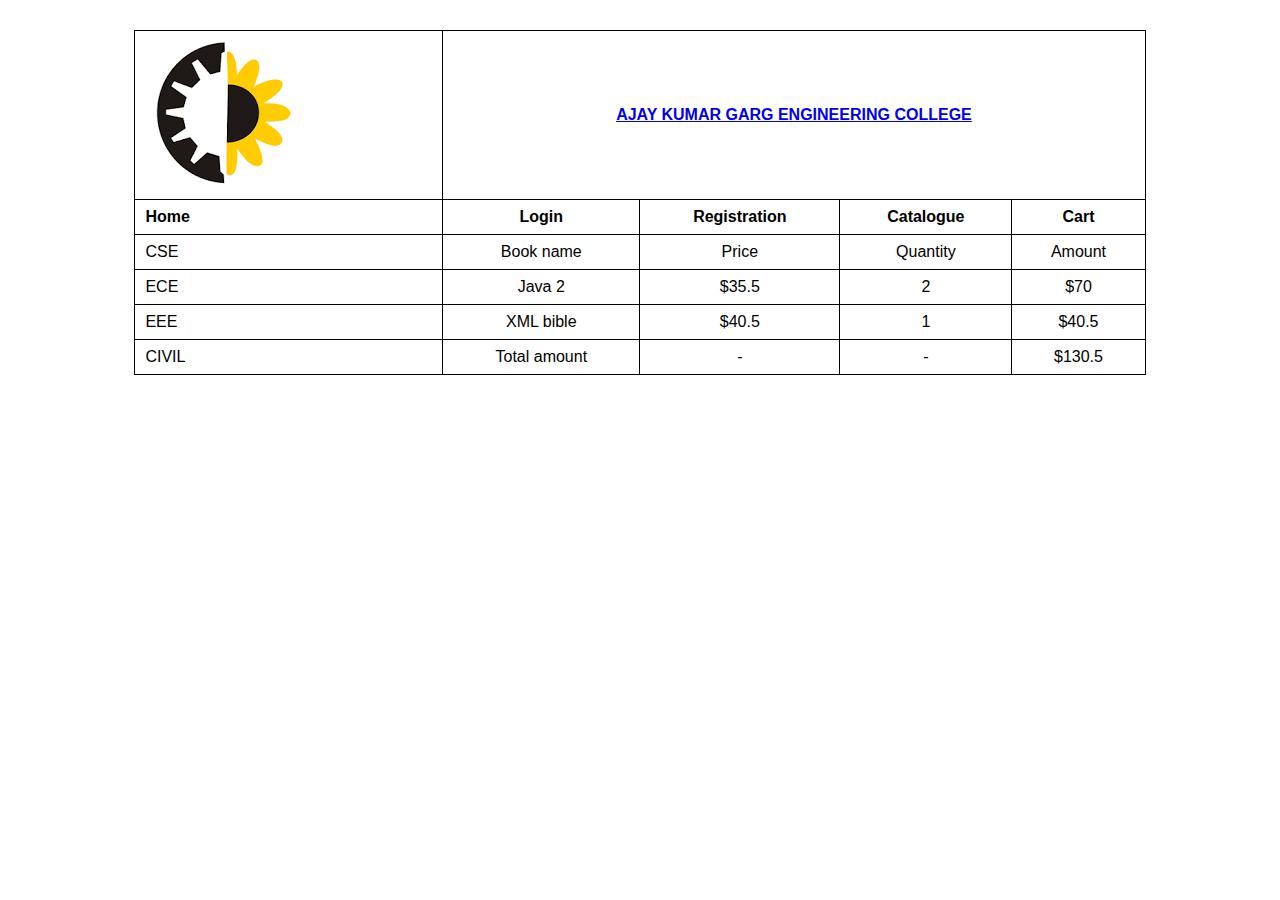
<file: WEBD/CartPage/index.html>
<!DOCTYPE html>
<html lang="en">
<head>
  <meta charset="UTF-8">
  <title>Online Book Store</title>
  <link rel="stylesheet" href="styles.css">
</head>
<body>
  <table>
    <tr>
      <td><img src="akg.png"></td>
      <td colspan="4"><a href="https://www.akgec.ac.in/">AJAY KUMAR GARG ENGINEERING COLLEGE</a></td>
    </tr>
    <tr>
      <td>Home</td>
      <td>Login</td>
      <td>Registration</td>
      <td>Catalogue</td>
      <td>Cart</td>
    </tr>
    <tr>
      <td>CSE</td>
      <td>Book name</td>
      <td>Price</td>
      <td>Quantity</td>
      <td>Amount</td>
    </tr>
    <tr>
      <td>ECE</td>
      <td>Java 2</td>
      <td>$35.5</td>
      <td>2</td>
      <td>$70</td>
    </tr>
    <tr>
      <td>EEE</td>
      <td>XML bible</td>
      <td>$40.5</td>
      <td>1</td>
      <td>$40.5</td>
    </tr>
    <tr>
      <td>CIVIL</td>
      <td>Total amount</td>
      <td>-</td>
      <td>-</td>
      <td>$130.5</td>
    </tr>
  </table>
</body>
</html>
</file>
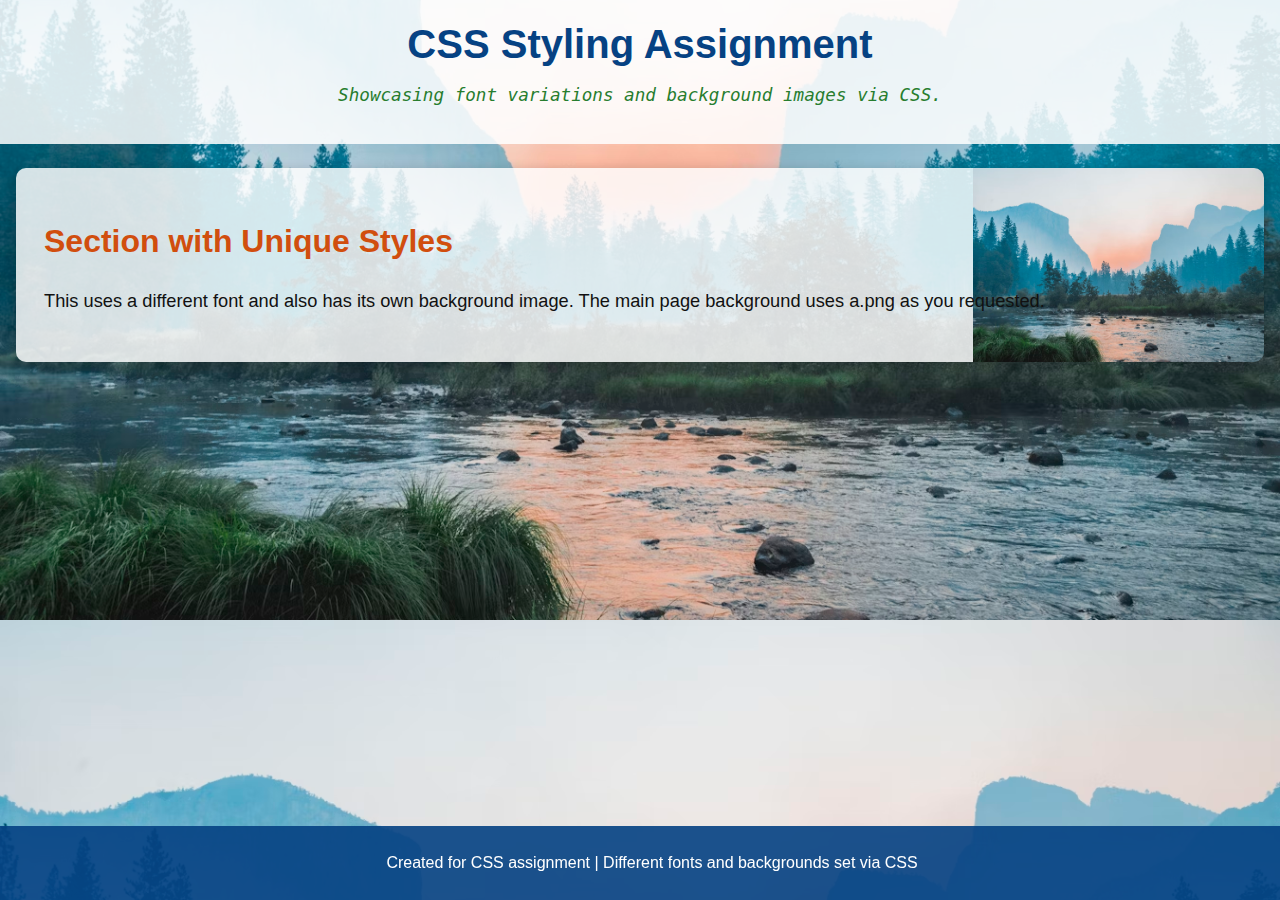
<file: WEBD/CSS1/index.html>
<!DOCTYPE html>
<html lang="en">
<head>
  <meta charset="UTF-8" />
  <title>CSS Assignment Solution</title>
  <link rel="stylesheet" href="styles.css" />
</head>
<body>
  <header class="header-section">
    <h1 class="main-title">CSS Styling Assignment</h1>
    <p class="intro-text">Showcasing font variations and background images via CSS.</p>
  </header>

  <section class="content-section">
    <h2 class="section-title">Section with Unique Styles</h2>
    <p class="paragraph">This uses a different font and also has its own background image. The main page background uses a.png as you requested.</p>
  </section>

  <footer class="footer-section">
    <p>Created for CSS assignment | Different fonts and backgrounds set via CSS</p>
  </footer>
</body>
</html>
</file>
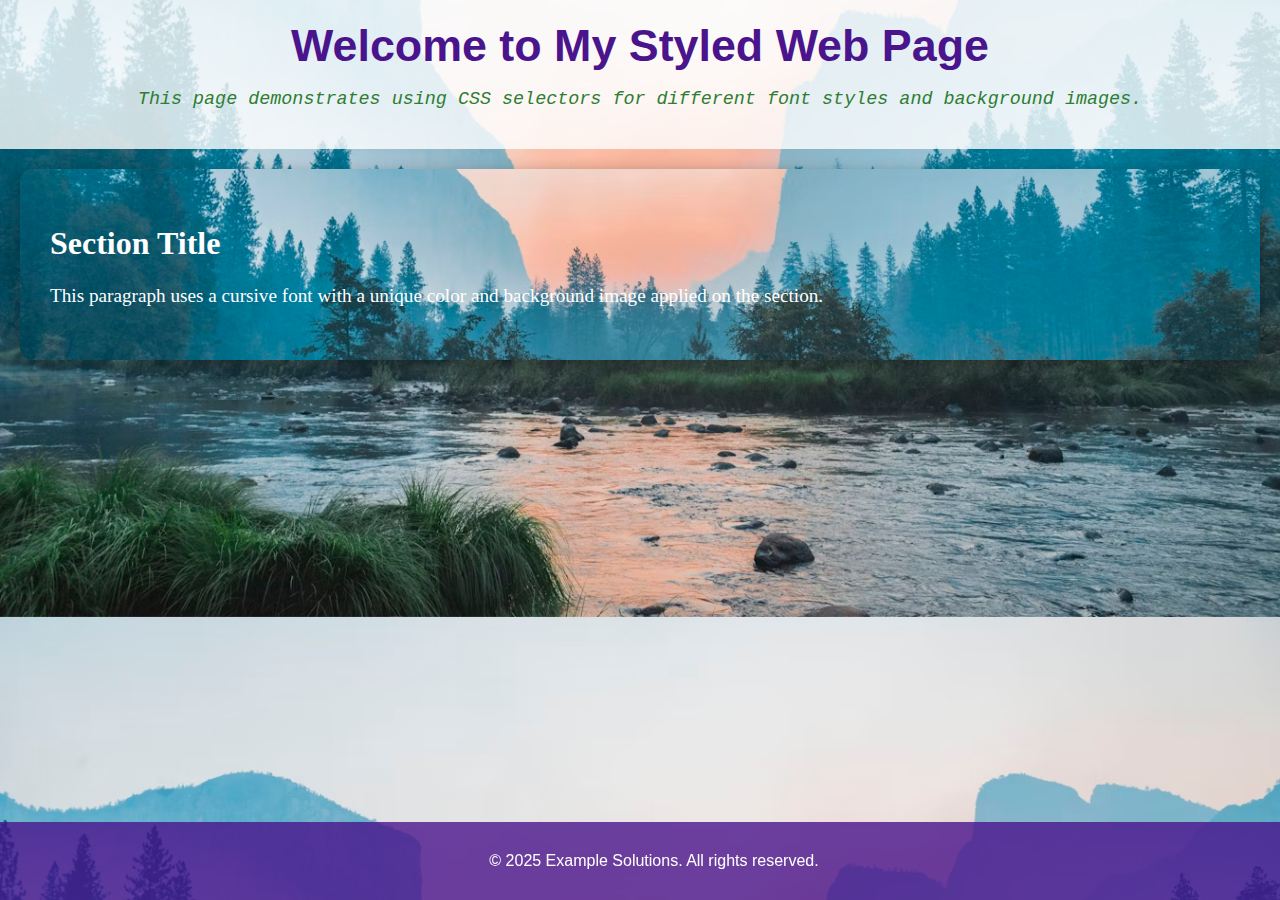
<file: WEBD/CSS2/index.html>
<!DOCTYPE html>
<html lang="en">
<head>
  <meta charset="UTF-8" />
  <title>CSS Styling Example</title>
  <link rel="stylesheet" href="styles.css" />
</head>
<body>
  <header class="header-section">
    <h1 class="main-title">Welcome to My Styled Web Page</h1>
    <p class="intro-text">This page demonstrates using CSS selectors for different font styles and background images.</p>
  </header>

  <section class="content-section">
    <h2 class="section-title">Section Title</h2>
    <p class="paragraph">This paragraph uses a cursive font with a unique color and background image applied on the section.</p>
  </section>

  <footer class="footer-section">
    <p>© 2025 Example Solutions. All rights reserved.</p>
  </footer>
</body>
</html>
</file>
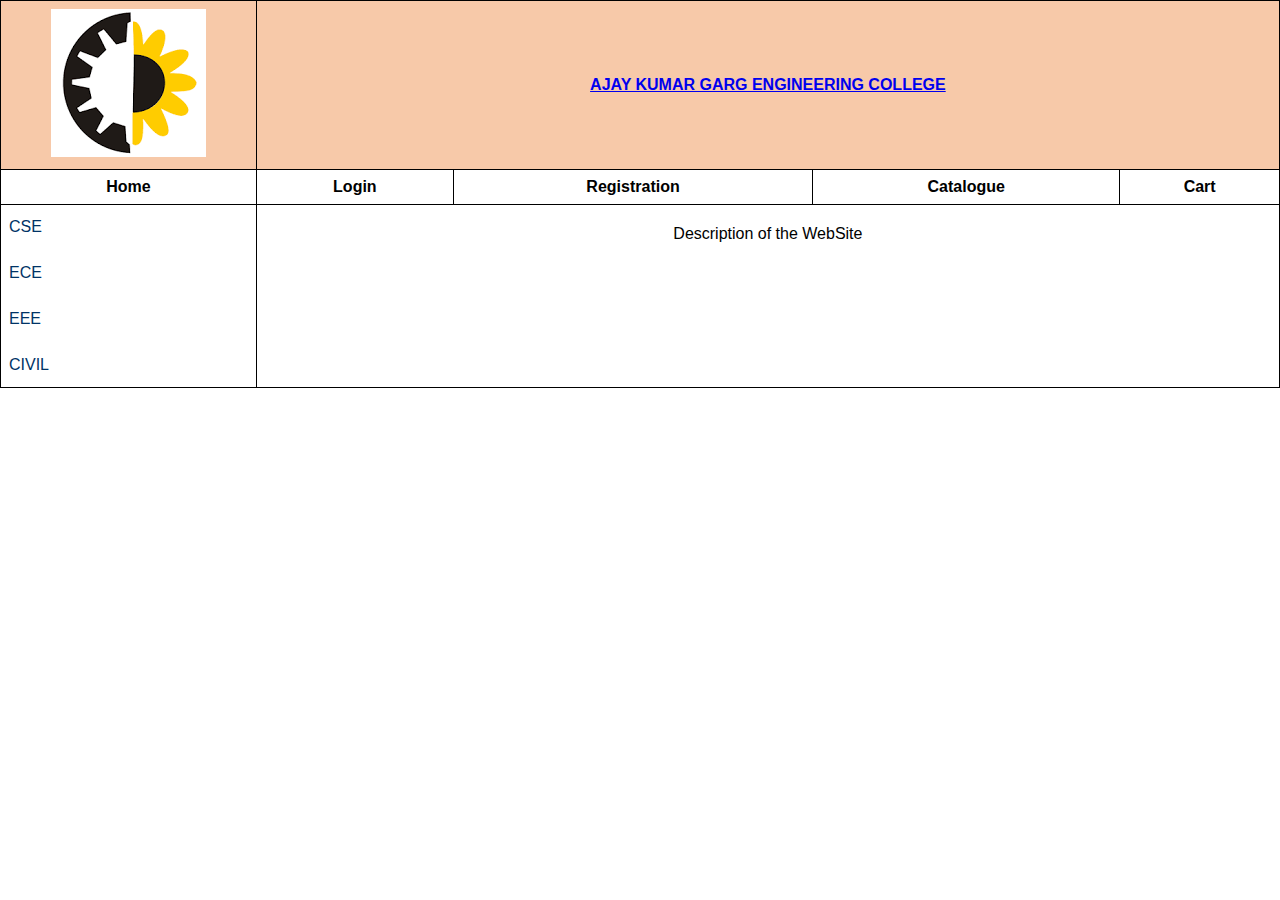
<file: WEBD/Homepage/index.html>
<!DOCTYPE html>
<html lang="en">
<head>
  <meta charset="UTF-8">
  <title>Online Book Store</title>
  <link rel="stylesheet" href="styles.css">
</head>
<body>
  <table class="main-table" cellspacing="0" cellpadding="0">

    <tr>
      <td class="logo"><img src="akg.png"></td>
      <td class="website-name" colspan="5"><a href="https://www.akgec.ac.in/">AJAY KUMAR GARG ENGINEERING COLLEGE</a></td>
    </tr>


    <tr class="nav-row">
      <td class="nav-link">Home</td>
      <td class="nav-link">Login</td>
      <td class="nav-link">Registration</td>
      <td class="nav-link">Catalogue</td>
      <td class="nav-link">Cart</td>
    </tr>

    <tr>
      <td class="left-links" rowspan="2">
        <a href="#">CSE</a><br>
        <a href="#">ECE</a><br>
        <a href="#">EEE</a><br>
        <a href="#">CIVIL</a>
      </td>

      <td class="description" colspan="5" rowspan="2">
        Description of the WebSite
      </td>
    </tr>
  </table>
</body>
</html>
</file>
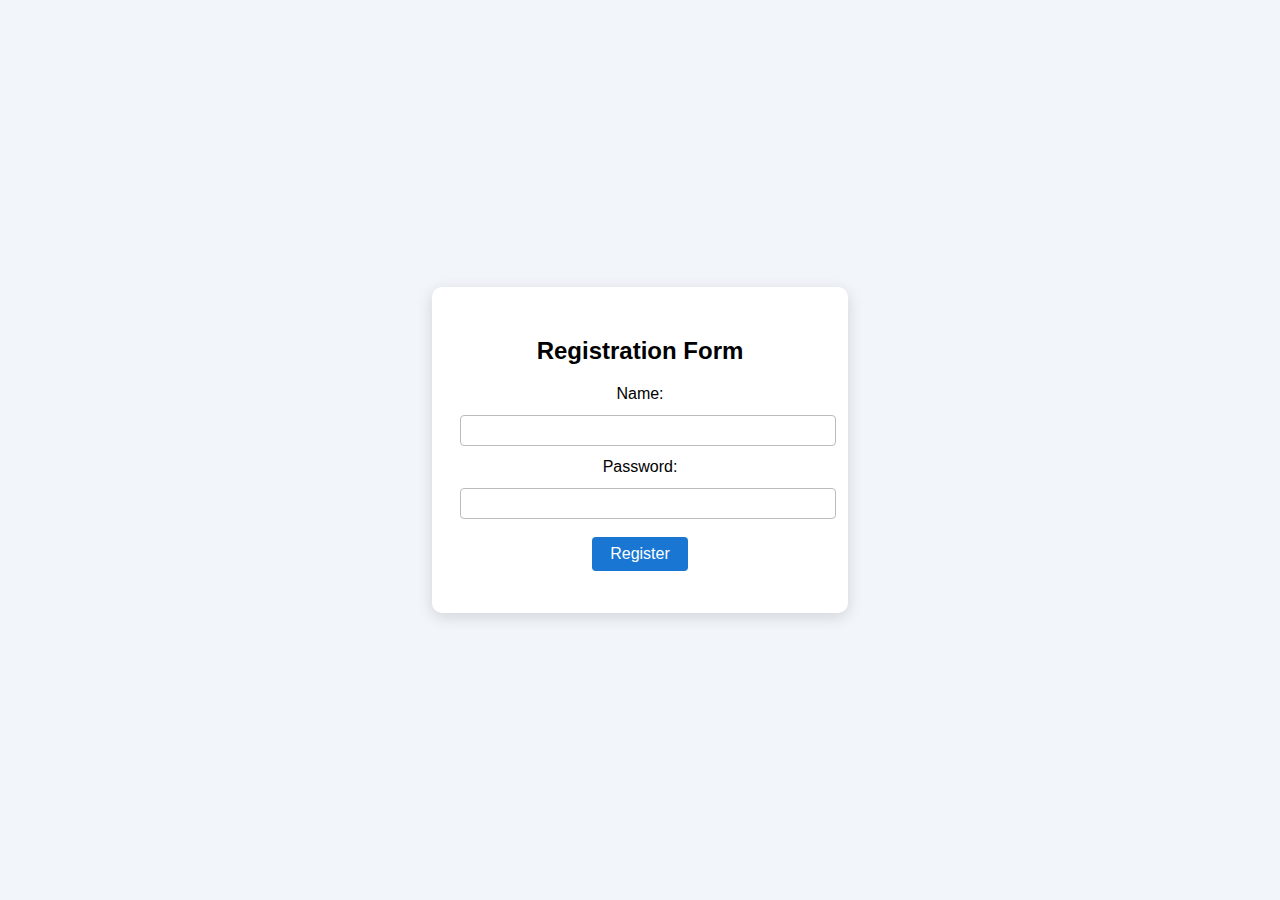
<file: WEBD/JS_Validation1/index.html>
<!DOCTYPE html>
<html lang="en">
<head>
  <meta charset="UTF-8">
  <title>Registration Validation</title>
  <link rel="stylesheet" href="styles.css">
</head>
<body>
  <div class="center-container">
    <h2>Registration Form</h2>
    <form id="regForm" novalidate>
      <label for="name">Name:</label>
      <input type="text" id="name" name="name" required>

      <label for="password">Password:</label>
      <input type="password" id="password" name="password" required>

      <button type="submit">Register</button>
      <div id="msg"></div>
    </form>
  </div>
  <script src="script.js"></script>
</body>
</html>
</file>
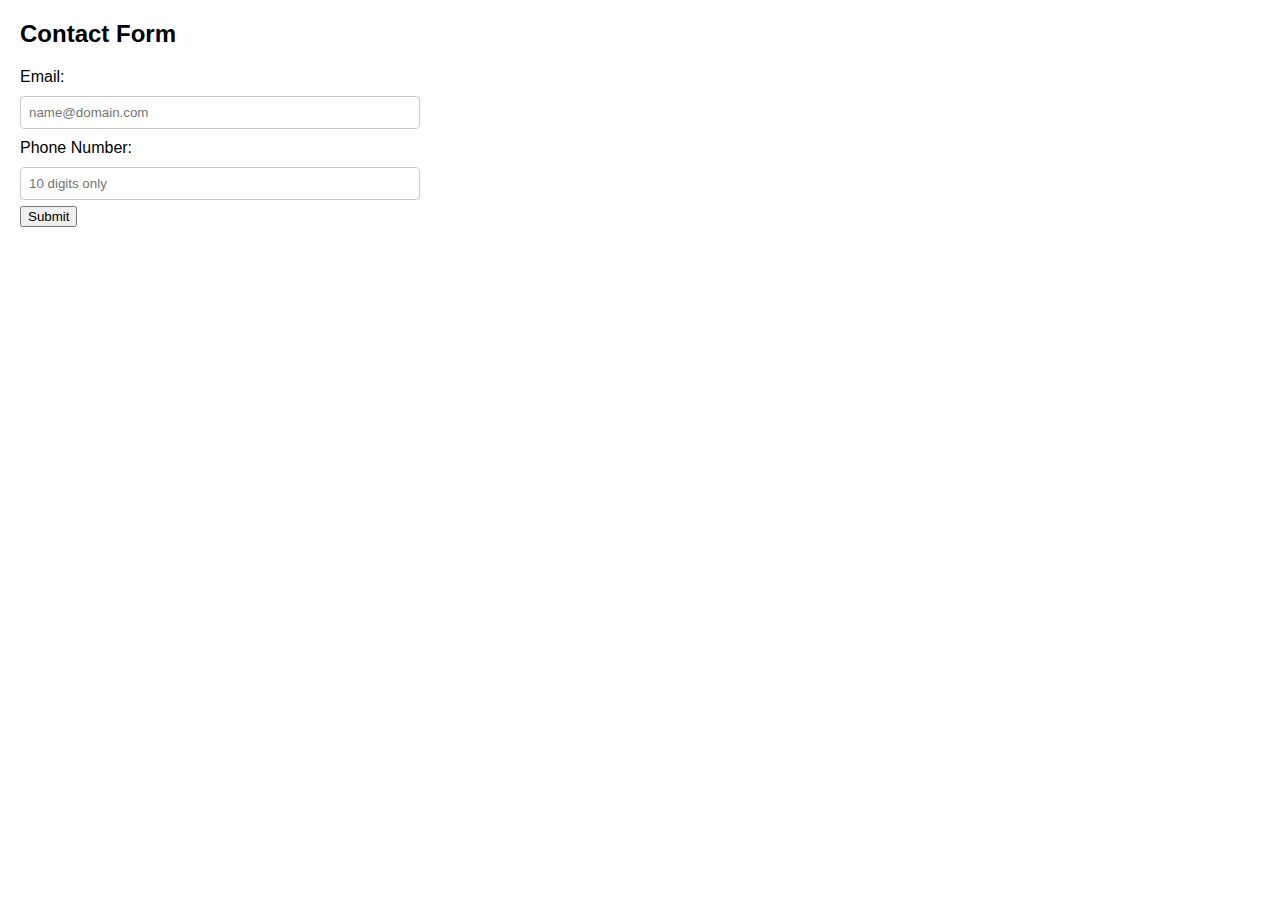
<file: WEBD/JS_Validation2/index.html>
<!DOCTYPE html>
<html lang="en">
<head>
  <meta charset="UTF-8" />
  <title>Simple Form Validation</title>
  <link rel="stylesheet" href="styles.css">
</head>
<body>
  <h2>Contact Form</h2>
  <form id="contactForm" novalidate>
    <label for="email">Email:</label>
    <input type="text" id="email" name="email" required placeholder="name@domain.com" />

    <label for="phone">Phone Number:</label>
    <input type="tel" id="phone" name="phone" required placeholder="10 digits only" maxlength="10" />

    <button type="submit">Submit</button>

    <div id="message"></div>
  </form>
  <script src="script.js"></script>
</body>
</html>
</file>
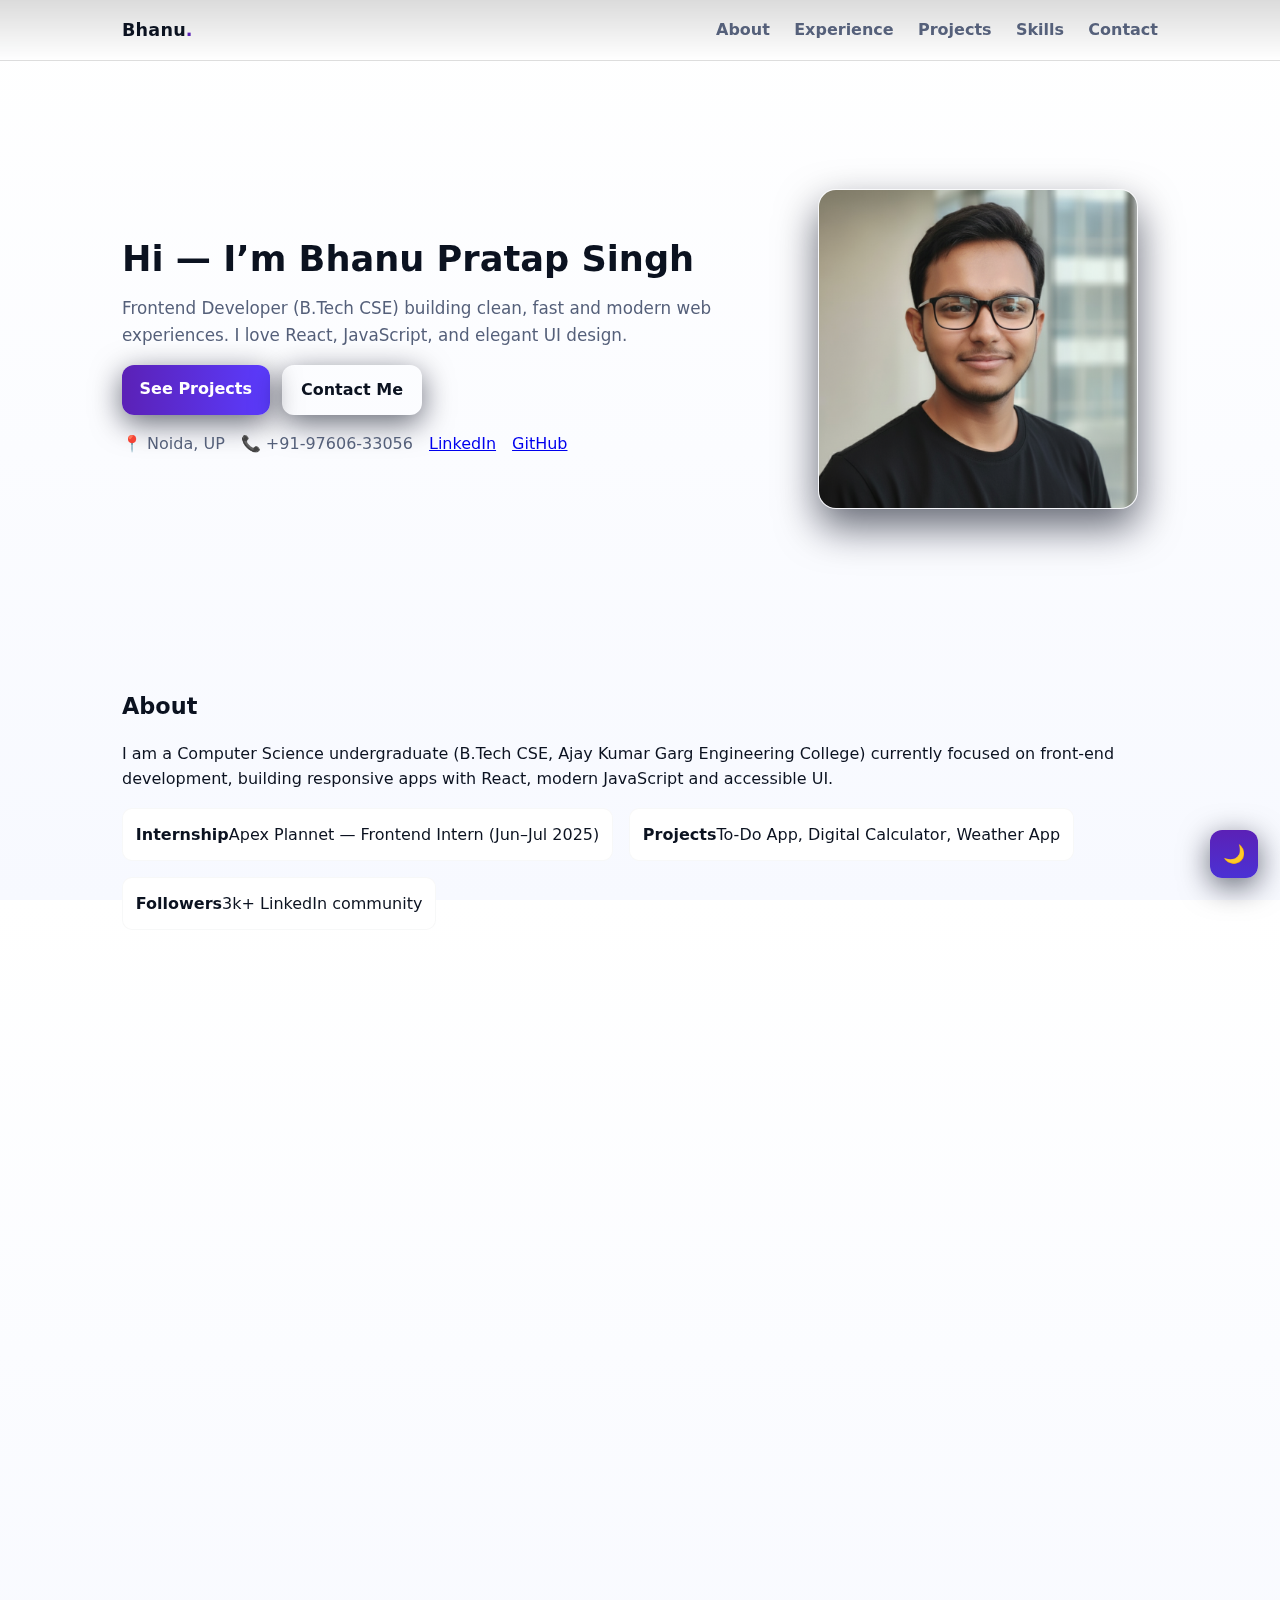
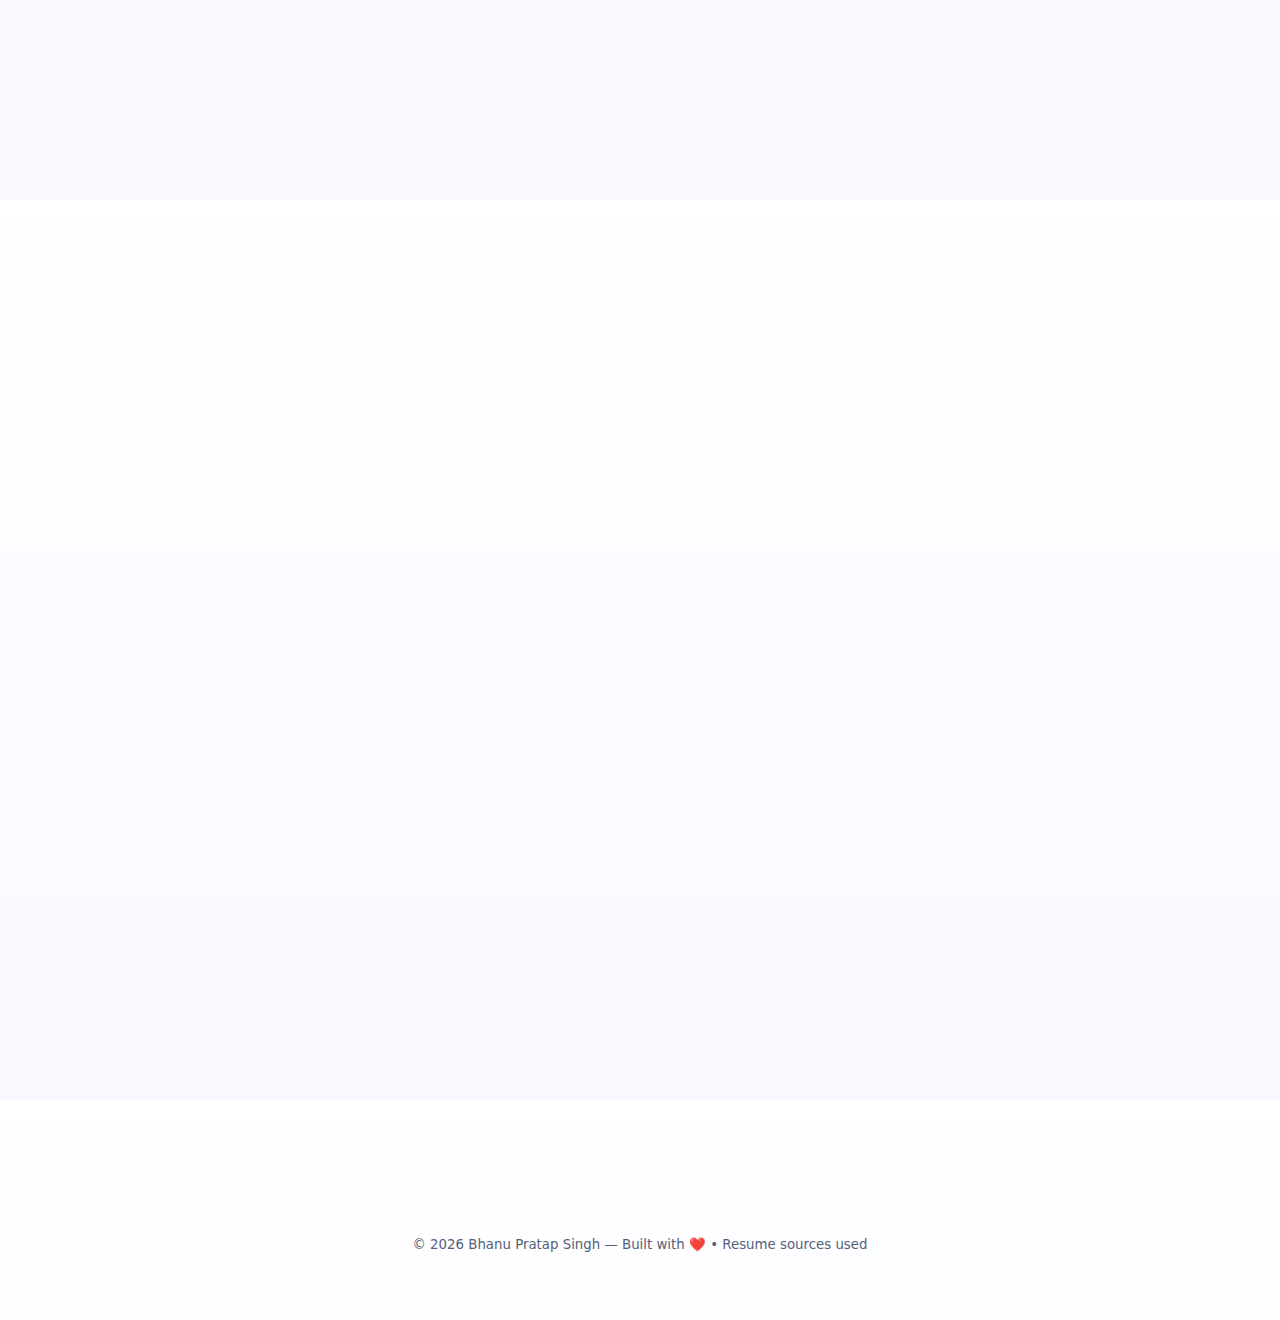
<file: WEBD/Portfolio/index.html>
<!doctype html>
<html lang="en">
<head>
  <meta charset="utf-8" />
  <meta name="viewport" content="width=device-width,initial-scale=1" />
  <title>Bhanu Pratap Singh — Portfolio</title>
  <link rel="stylesheet" href="styles.css" />
  <meta name="description" content="Portfolio of Bhanu Pratap Singh — Frontend Developer. Projects, experience, skills, contact.">
</head>
<body>
  <button id="theme-toggle" aria-label="Toggle dark mode">🌙</button>

  <header class="topbar">
    <div class="container">
      <a class="logo" href="#home">Bhanu<span class="dot">.</span></a>
      <nav class="nav">
        <a href="#about">About</a>
        <a href="#experience">Experience</a>
        <a href="#projects">Projects</a>
        <a href="#skills">Skills</a>
        <a href="#contact">Contact</a>
      </nav>
    </div>
  </header>

  <main>
    <section id="home" class="hero reveal">
      <div class="container hero-grid">
        <div class="hero-text">
          <h1>Hi — I’m Bhanu Pratap Singh</h1>
          <p class="lead">Frontend Developer (B.Tech CSE) building clean, fast and modern web experiences. I love React, JavaScript, and elegant UI design.</p>
          <div class="cta">
            <a href="#projects" class="btn">See Projects</a>
            <a href="mailto:bhanurjb21@gmail.com" class="btn ghost">Contact Me</a>
          </div>
          <ul class="meta">
            <li>📍 Noida, UP</li>
            <li>📞 +91-97606-33056</li>
            <li><a href="https://www.linkedin.com/in/bhanurjb/" target="_blank" rel="noopener">LinkedIn</a></li>
            <li><a href="https://github.com/bhanurjb07" target="_blank" rel="noopener">GitHub</a></li>
          </ul>
        </div>

        <div class="hero-photo" role="img" aria-label="Bhanu's photo">
          <!-- Replace with your photo at assets/photo.jpg -->
          <img src="Me.jpg" alt="Bhanu Pratap Singh">
        </div>
      </div>
    </section>

    <section id="about" class="panel reveal">
      <div class="container">
        <h2>About</h2>
        <p>I am a Computer Science undergraduate (B.Tech CSE, Ajay Kumar Garg Engineering College) currently focused on front-end development, building responsive apps with React, modern JavaScript and accessible UI.</p>
        <div class="quick-stats">
          <div><strong>Internship</strong><span>Apex Plannet — Frontend Intern (Jun–Jul 2025)</span></div>
          <div><strong>Projects</strong><span>To-Do App, Digital Calculator, Weather App</span></div>
          <div><strong>Followers</strong><span>3k+ LinkedIn community</span></div>
        </div>
      </div>
    </section>

    <section id="experience" class="panel reveal">
      <div class="container">
        <h2>Experience</h2>
        <div class="timeline">
          <article class="item">
            <h3>Apex Plannet Software Pvt. Ltd. <span class="muted">Frontend Developer Intern</span></h3>
            <p class="muted">June 2025 – July 2025</p>
            <ul>
              <li>Built client-focused UI components and improved image upload accuracy by 30%.</li>
              <li>Optimized frontend code to improve functionality by 20% (faster load & response).</li>
            </ul>
          </article>
        </div>
      </div>
    </section>

    <section id="projects" class="panel reveal">
      <div class="container">
        <h2>Projects</h2>

        <div class="cards">
          <div class="card">
            <h4>To-Do App</h4>
            <p>React To-Do with state management and real-time updates. <a href="https://to-do-app-swart-chi.vercel.app/" target="_blank">Live</a> • <a href="https://github.com/bhanurjb07/TO-DO-APP" target="_blank">Code</a></p>
          </div>

          <div class="card">
            <h4>Digital Calculator</h4>
            <p>Responsive calculator with keyboard support. <a href="https://digital-calculator-nu.vercel.app/" target="_blank">Live</a> • <a href="https://github.com/bhanurjb07/Digital-Calculator" target="_blank">Code</a></p>
          </div>

          <div class="card">
            <h4>Weather App</h4>
            <p>City-based weather fetching app using APIs and React. <a href="https://github.com/bhanurjb07/Whether-App" target="_blank">Code</a></p>
          </div>
        </div>
      </div>
    </section>

    <section id="skills" class="panel reveal">
      <div class="container">
        <h2>Technical Skills</h2>
        <div class="skill-grid">
          <div><strong>Languages</strong><span>C++, JavaScript, SQL, HTML/CSS</span></div>
          <div><strong>Frameworks</strong><span>React, Node.js</span></div>
          <div><strong>Tools</strong><span>Git, GitHub, VS Code, Postman</span></div>
          <div><strong>DB</strong><span>MySQL</span></div>
        </div>
      </div>
    </section>

    <section id="achievements" class="panel reveal">
      <div class="container">
        <h2>Achievements</h2>
        <ul class="achieve">
          <li>Ranked 1st on Code360 and top 12% on GeeksforGeeks for algorithms.</li>
          <li>3rd in Darknet Recon college contest.</li>
          <li>Completed McKinsey Forward Program; solved 100+ LeetCode problems.</li>
        </ul>
      </div>
    </section>

    <section id="contact" class="panel reveal">
      <div class="container">
        <h2>Contact</h2>
        <p>Want to collaborate or hire me? Reach out — I check messages regularly.</p>
        <div class="contact-grid">
          <a class="contact-card" href="mailto:bhanurjb21@gmail.com">✉️ Email</a>
          <a class="contact-card" href="tel:+919760633056">📞 Phone</a>
          <a class="contact-card" href="https://www.linkedin.com/in/bhanurjb/" target="_blank">🔗 LinkedIn</a>
        </div>
      </div>
    </section>
  </main>

  <footer class="footer">
    <div class="container">
      <small>© <span id="year"></span> Bhanu Pratap Singh — Built with ❤️ • Resume sources used</small>
    </div>
  </footer>

  <script src="script.js" defer></script>
</body>
</html>
</file>
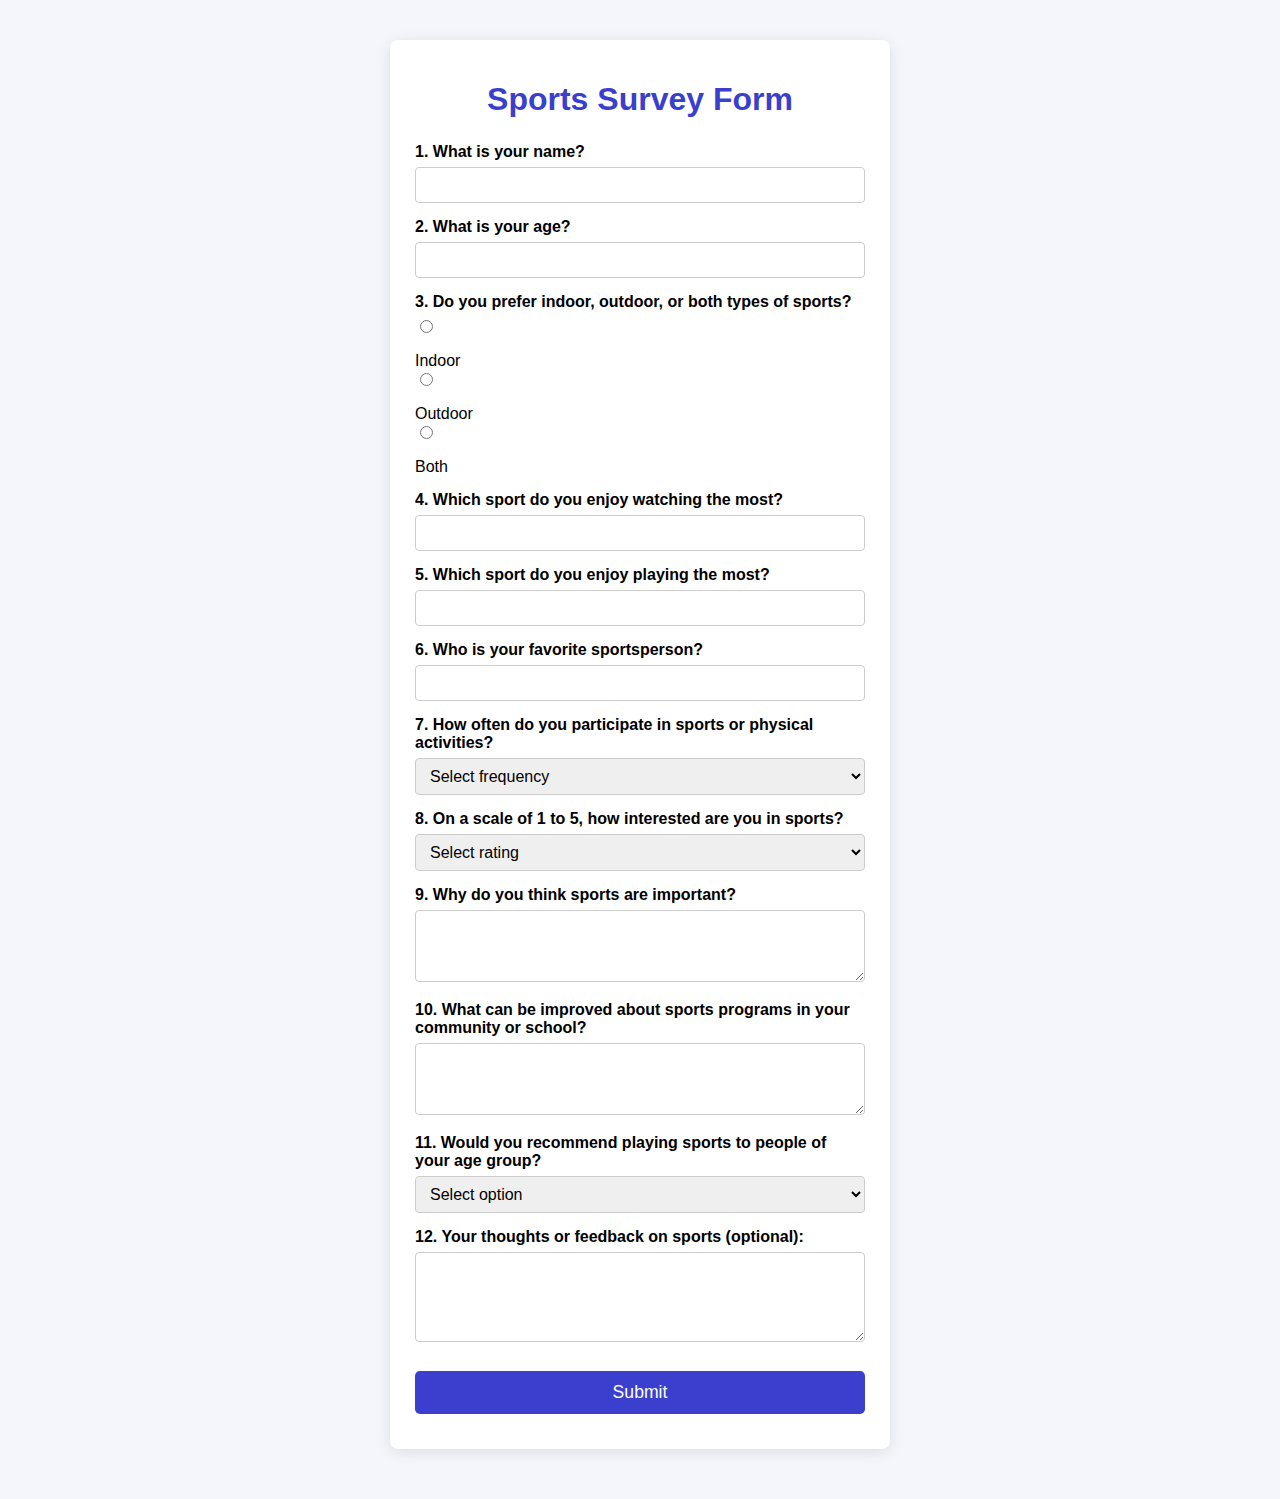
<file: WEBD/Questionnaire/index.html>
<!DOCTYPE html>
<html lang="en">
<head>
  <meta charset="UTF-8" />
  <title>Sports Survey Form</title>
  <link rel="stylesheet" href="styles.css" />
</head>
<body>
  <div class="container">
    <h1>Sports Survey Form</h1>
    <form id="surveyForm">
      <label for="name">1. What is your name?</label>
      <input type="text" id="name" name="name" required />

      <label for="age">2. What is your age?</label>
      <input type="number" id="age" name="age" min="1" max="150" required />

      <label>3. Do you prefer indoor, outdoor, or both types of sports?</label>
      <div class="radio-group">
        <input type="radio" id="indoor" name="sports_type" value="Indoor" required />
        <label for="indoor">Indoor</label>

        <input type="radio" id="outdoor" name="sports_type" value="Outdoor" />
        <label for="outdoor">Outdoor</label>

        <input type="radio" id="both" name="sports_type" value="Both" />
        <label for="both">Both</label>
      </div>

      <label for="fav_watch">4. Which sport do you enjoy watching the most?</label>
      <input type="text" id="fav_watch" name="fav_watch" required />

      <label for="fav_play">5. Which sport do you enjoy playing the most?</label>
      <input type="text" id="fav_play" name="fav_play" required />

      <label for="fav_person">6. Who is your favorite sportsperson?</label>
      <input type="text" id="fav_person" name="fav_person" required />

      <label for="freq_play">7. How often do you participate in sports or physical activities?</label>
      <select id="freq_play" name="freq_play" required>
        <option value="" disabled selected>Select frequency</option>
        <option value="Never">Never</option>
        <option value="Rarely">Rarely</option>
        <option value="Sometimes">Sometimes</option>
        <option value="Often">Often</option>
        <option value="Always">Always</option>
      </select>

      <label for="interest">8. On a scale of 1 to 5, how interested are you in sports?</label>
      <select id="interest" name="interest" required>
        <option value="" disabled selected>Select rating</option>
        <option value="1">1 - Not Interested</option>
        <option value="2">2</option>
        <option value="3">3</option>
        <option value="4">4</option>
        <option value="5">5 - Very Interested</option>
      </select>

      <label for="importance">9. Why do you think sports are important?</label>
      <textarea id="importance" name="importance" rows="3" required></textarea>

      <label for="improvements">10. What can be improved about sports programs in your community or school?</label>
      <textarea id="improvements" name="improvements" rows="3" required></textarea>

      <label>11. Would you recommend playing sports to people of your age group?</label>
      <select id="recommend" name="recommend" required>
        <option value="" disabled selected>Select option</option>
        <option value="Yes">Yes</option>
        <option value="No">No</option>
        <option value="Maybe">Maybe</option>
      </select>

      <label for="feedback">12. Your thoughts or feedback on sports (optional):</label>
      <textarea id="feedback" name="feedback" rows="4"></textarea>

      <button type="submit">Submit</button>
    </form>
    <div id="msg"></div>
  </div>
  <script src="script.js"></script>
</body>
</html>
</file>
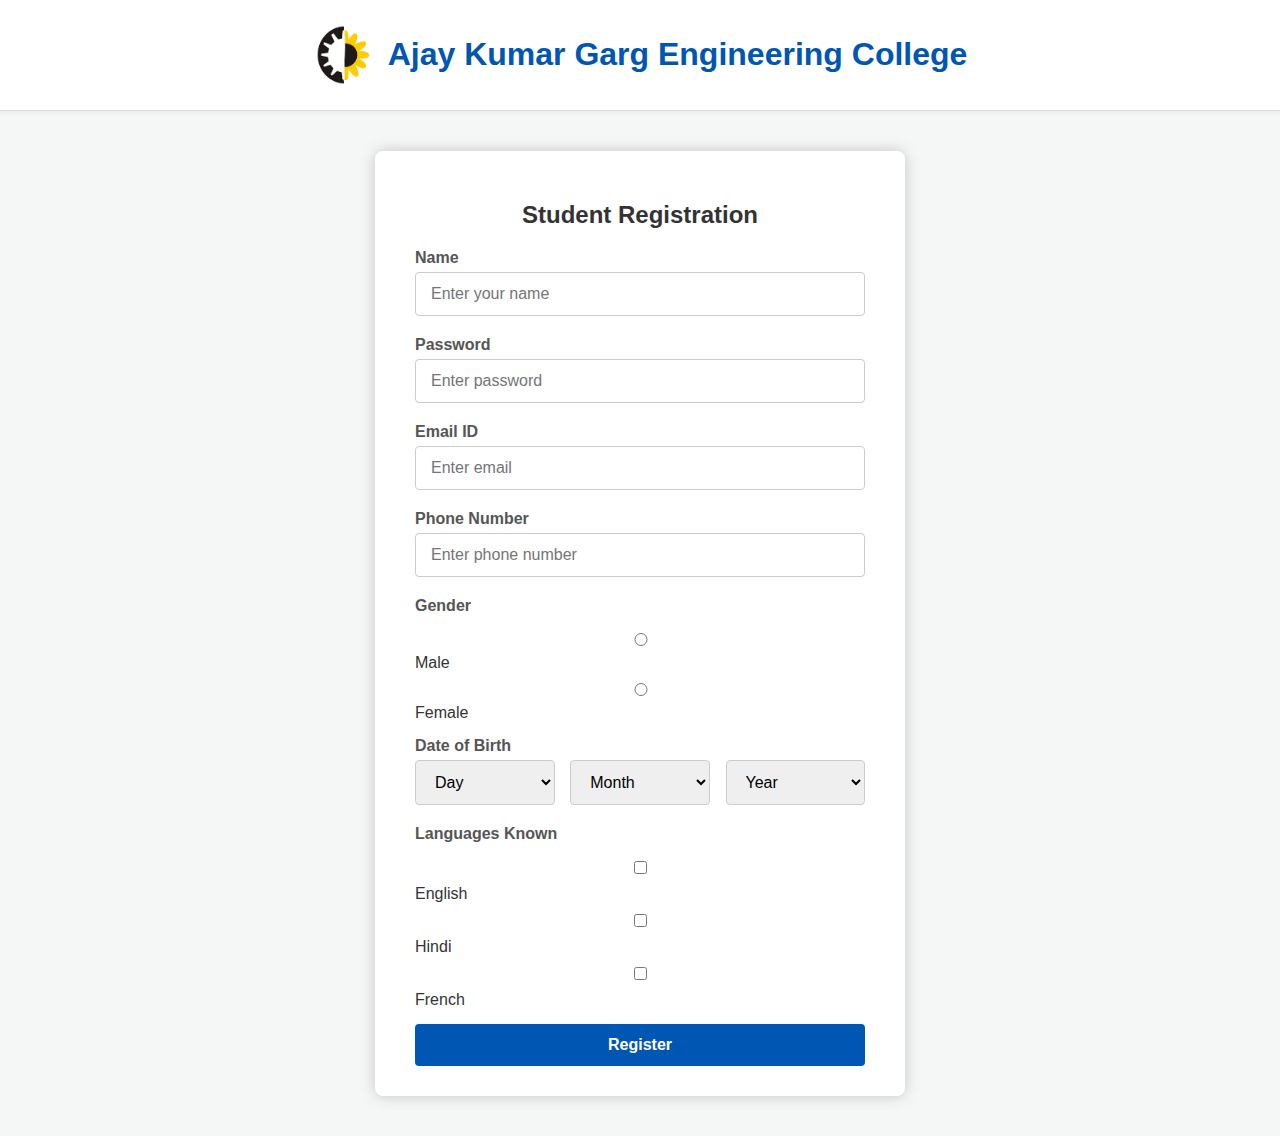
<file: WEBD/RegistrationPage/index.html>
<!DOCTYPE html>
<html lang="en">
<head>
  <meta charset="UTF-8">
  <title>College Registration</title>
  <link rel="stylesheet" href="styles.css">
</head>
<body>
  <header>
    <div class="header-container">
      <img src="akg.png" alt="College Logo" class="logo">
      <h1>Ajay Kumar Garg Engineering College</h1>
    </div>
  </header>

  <div class="form-wrapper">
    <h2>Student Registration</h2>
    <form>
      <label>Name</label>
      <input type="text" placeholder="Enter your name" required>

      <label>Password</label>
      <input type="password" placeholder="Enter password" required>

      <label>Email ID</label>
      <input type="email" placeholder="Enter email" required>

      <label>Phone Number</label>
      <input type="text" placeholder="Enter phone number" required>

      <label>Gender</label>
      <div class="radio-group">
        <input type="radio" name="gender"> Male
        <input type="radio" name="gender"> Female
      </div>

      <label>Date of Birth</label>
      <div class="dob-group">
        <select>
          <option>Day</option>
          <script>
            for (let i = 1; i <= 31; i++) {
              document.write(`<option>${i}</option>`);
            }
          </script>
        </select>
        <select>
          <option>Month</option>
          <option>Jan</option><option>Feb</option><option>Mar</option><option>Apr</option>
          <option>May</option><option>Jun</option><option>Jul</option><option>Aug</option>
          <option>Sep</option><option>Oct</option><option>Nov</option><option>Dec</option>
        </select>
        <select>
          <option>Year</option>
          <script>
            for (let i = 1980; i <= 2025; i++) {
              document.write(`<option>${i}</option>`);
            }
          </script>
        </select>
      </div>

      <label>Languages Known</label>
      <div class="checkbox-group">
        <input type="checkbox"> English
        <input type="checkbox"> Hindi
        <input type="checkbox"> French
      </div>

      <button type="submit">Register</button>
    </form>
  </div>
</body>
</html>
</file>
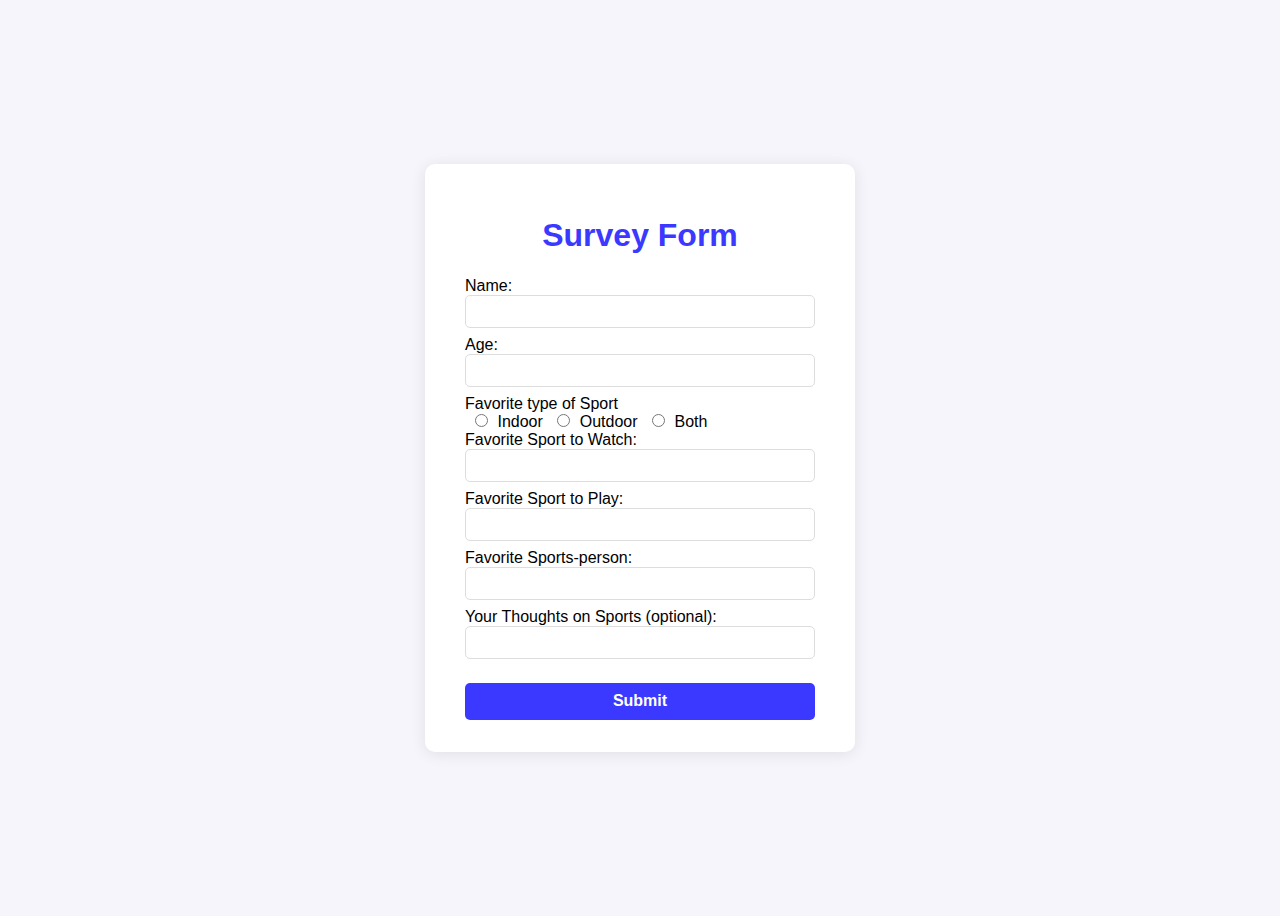
<file: WEBD/Survey_Form/index.html>
<!DOCTYPE html>
<html lang="en">
<head>
  <meta charset="UTF-8">
  <title>Survey Form</title>
  <link rel="stylesheet" href="styles.css">
</head>
<body>
  <div class="container">
    <h1>Survey Form</h1>
    <h4 id="errorText"></h4>
    <form id="surveyForm">
      <label for="name">Name:</label><br>
      <input type="text" id="name" name="name" required><br>

      <label for="age">Age:</label><br>
      <input type="number" id="age" name="age" required><br>

      <label>Favorite type of Sport</label><br>
      <input type="radio" id="indoor" name="type" value="Indoor" required>
      <label for="indoor">Indoor</label>
      <input type="radio" id="outdoor" name="type" value="Outdoor" required>
      <label for="outdoor">Outdoor</label>
      <input type="radio" id="both" name="type" value="Both" required>
      <label for="both">Both</label><br>

      <label for="favorite-sport">Favorite Sport to Watch:</label><br>
      <input type="text" id="favorite-sport" name="favorite-sport" required><br>

      <label for="favorite--sport">Favorite Sport to Play:</label><br>
      <input type="text" id="favorite--sport" name="favorite--sport" required><br>

      <label for="favorite-sport-person">Favorite Sports-person:</label><br>
      <input type="text" id="favorite-sport-person" name="favorite-sport-person" required><br>

      <label for="feedback">Your Thoughts on Sports (optional):</label><br>
      <input type="text" id="feedback" name="feedback"><br>

      <button type="submit">Submit</button>
    </form>
  </div>
  <script src="script.js"></script>
</body>
</html>
</file>
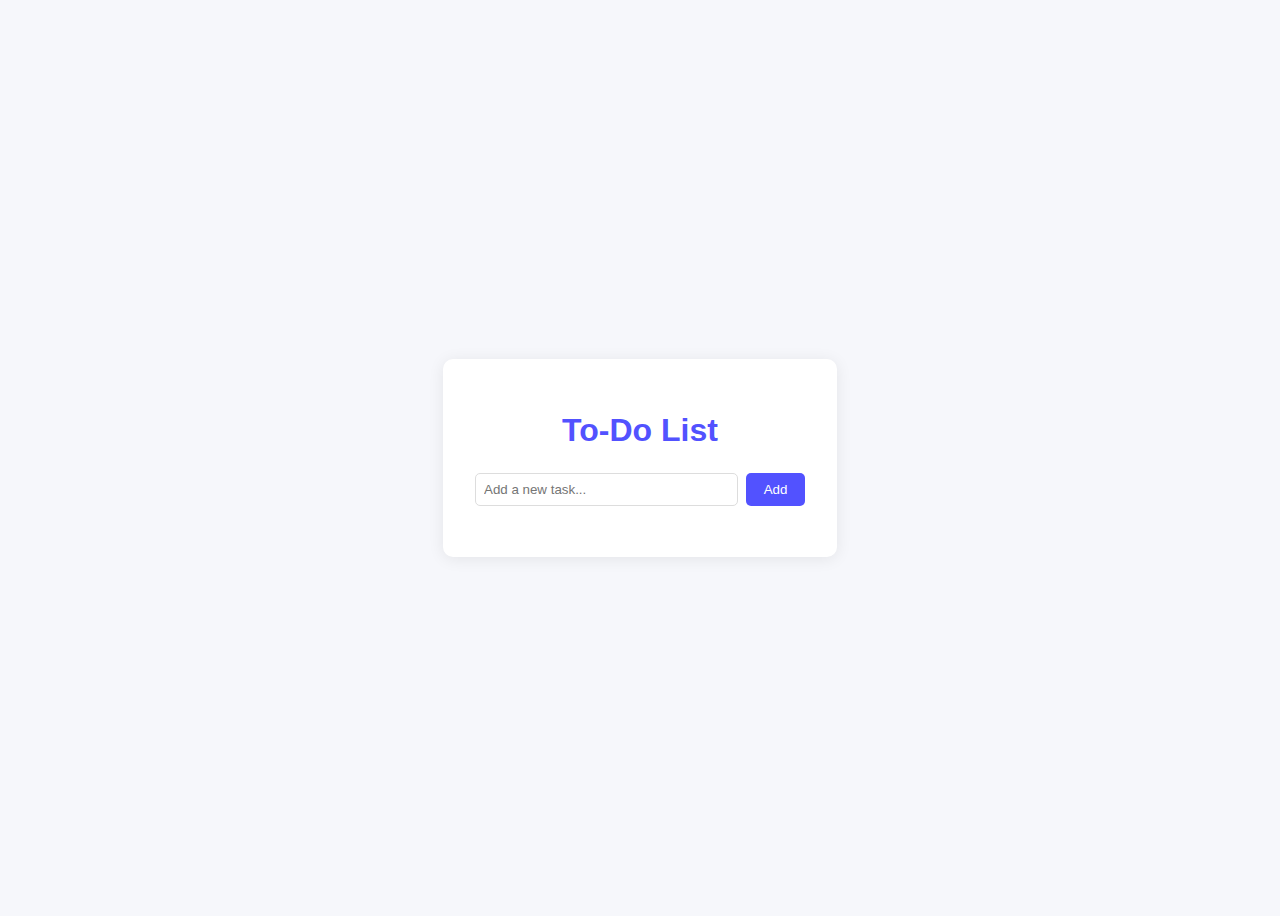
<file: WEBD/To_Do_List/index.html>
<!DOCTYPE html>
<html lang="en">
<head>
    <meta charset="UTF-8">
    <title>Simple To-Do List</title>
    <link rel="stylesheet" href="styles.css">
</head>
<body>
    <div class="todo-container">
        <h1>To-Do List</h1>
        <div class="input-section">
            <input type="text" id="todo-input" placeholder="Add a new task...">
            <button id="add-btn">Add</button>
        </div>
        <ul id="todo-list"></ul>
    </div>
    <script src="script.js"></script>
</body>
</html>
</file>
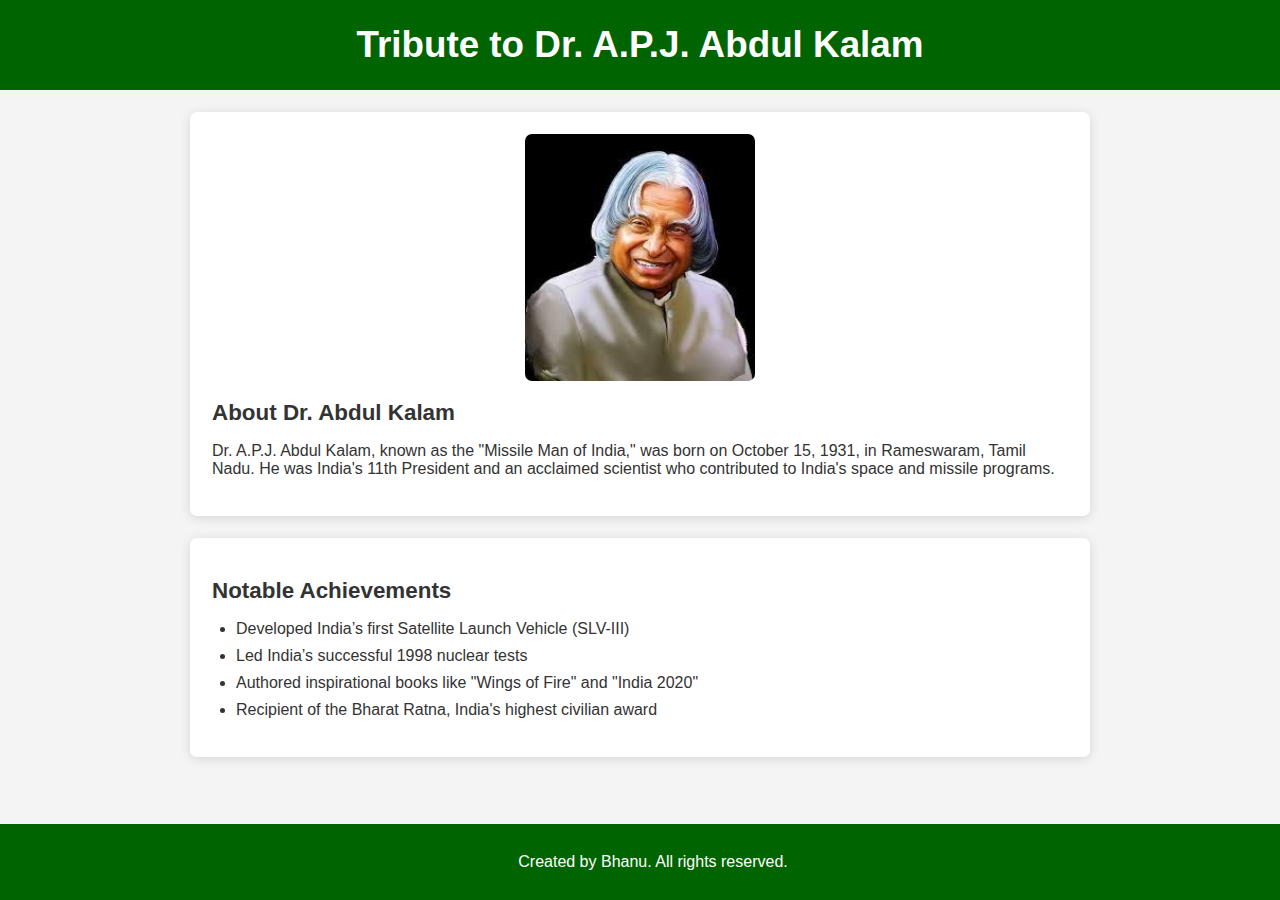
<file: WEBD/Tribute_Page/index.html>
<!DOCTYPE html>
<html lang="en">
<head>
  <meta charset="UTF-8">
  <title>Tribute to A.P.J. Abdul Kalam</title>
  <link rel="stylesheet" href="styles.css">
</head>
<body>
  <header>
    <h1>Tribute to Dr. A.P.J. Abdul Kalam</h1>
  </header>
  <main class="content">
    <section class="biography">
      <img src="apj.jpg" alt="Dr. APJ Abdul Kalam">
      <h2>About Dr. Abdul Kalam</h2>
      <p>
        Dr. A.P.J. Abdul Kalam, known as the "Missile Man of India," was born on October 15, 1931, in Rameswaram, Tamil Nadu. 
        He was India's 11th President and an acclaimed scientist who contributed to India's space and missile programs.
      </p>
    </section>
    <section class="achievements">
      <h2>Notable Achievements</h2>
      <ul>
        <li>Developed India’s first Satellite Launch Vehicle (SLV-III)</li>
        <li>Led India’s successful 1998 nuclear tests</li>
        <li>Authored inspirational books like "Wings of Fire" and "India 2020"</li>
        <li>Recipient of the Bharat Ratna, India's highest civilian award</li>
      </ul>
    </section>
  </main>
  <footer>
    <p>Created by Bhanu. All rights reserved.</p>
  </footer>
</body>
</html>
</file>
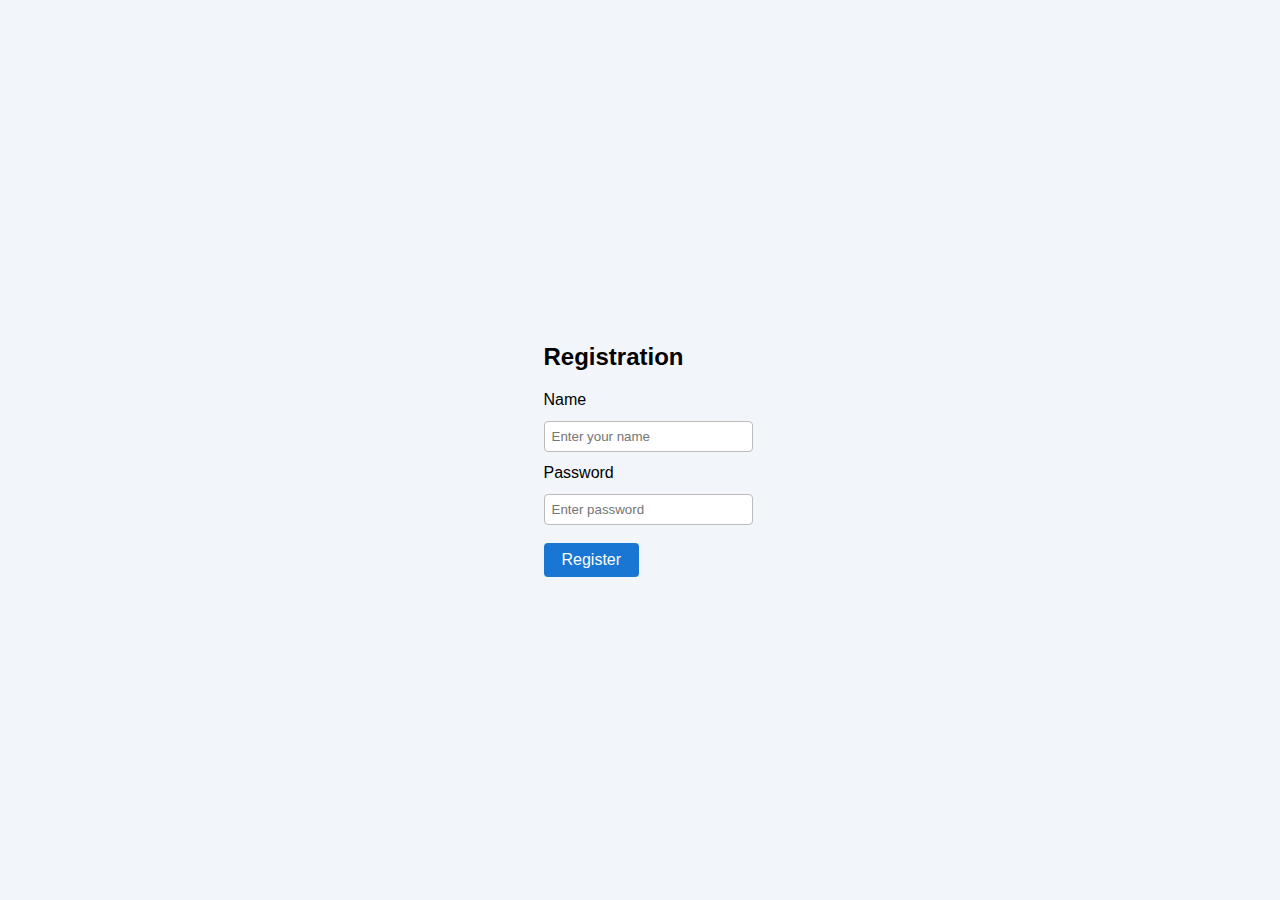
<file: WEBD/JS_Validation1/registration.html>
<!DOCTYPE html>
<html lang="en">
<head>
    <meta charset="UTF-8">
    <meta name="viewport" content="width=device-width, initial-scale=1.0">
    <title>Registration Form</title>
    <link rel="stylesheet" href="styles.css">
</head>
<body>
    <div class="form-wrapper">
        <h2>Registration</h2>
        <form id="registrationForm" onsubmit="return validateForm()">
            <label for="name">Name</label>
            <input type="text" id="name" name="name" placeholder="Enter your name">
            <span class="error" id="nameError"></span>
            
            <label for="password">Password</label>
            <input type="password" id="password" name="password" placeholder="Enter password">
            <span class="error" id="passwordError"></span>
            
            <button type="submit">Register</button>
        </form>
    </div>

    <script src="validation.js"></script>

</body>
</html>
</file>
<file: WEBD/CartPage/styles.css>
body {
  font-family: Arial, sans-serif;
}

table {
  width: 80%;
  margin: 30px auto;
  border-collapse: collapse;
  text-align: center;
  border: 1px solid #000;
}

td {
  border: 1px solid #000;
  padding: 8px 10px;
}

tr:first-child td {
  font-weight: bold;
  height: 40px;
}

tr:nth-child(2) td {
  font-weight: bold;
}

table tr td:first-child {
  text-align: left;
  padding-left: 10px;
}
</file>
<file: WEBD/CSS1/styles.css>
body {
  font-family: Arial, sans-serif;
  background-image: url('background.png');       
  background-size: cover;
  background-position: center;
  margin: 0;
  padding: 0;
  color: #222;
}

.header-section {
  background-color: rgba(255, 255, 255, 0.85);
  padding: 22px;
  text-align: center;
  font-family: 'Georgia', serif;
}

.main-title {
  color: #064283;
  font-size: 2.5rem;
  font-family: 'Verdana', Geneva, Tahoma, sans-serif;
  margin: 0 0 12px 0;
}

.intro-text {
  font-family: 'Lucida Console', Monaco, monospace;
  font-size: 1.1rem;
  color: #277d2e;
  font-style: italic;
}

.content-section {
  background-image: url('background.png');      
  background-size: contain;
  background-repeat: no-repeat;
  background-position: right bottom;
  background-color: rgba(255,255,255,0.83);
  padding: 28px;
  margin: 24px 16px;
  border-radius: 10px;
  font-family: 'Comic Sans MS', cursive, sans-serif;
  color: #111;
  box-shadow: 0 3px 12px rgba(0,0,0,0.21);
}

.section-title {
  font-size: 2rem;
  color: #d14e0e;
  font-family: 'Impact', Charcoal, sans-serif;
}

.paragraph {
  font-size: 1.14rem;
  line-height: 1.6;
}

.footer-section {
  font-family: 'Trebuchet MS', Helvetica, sans-serif;
  text-align: center;
  padding: 12px;
  background-color: rgba(6, 66, 131, 0.91);
  color: white;
  font-size: 1rem;
  position: fixed;
  width: 100%;
  bottom: 0;
}
</file>
<file: WEBD/CSS2/styles.css>
body {
  font-family: Arial, sans-serif; /* Default body font */
  background-image: url('background.png');
  background-size: cover;
  background-position: center;
  color: #222;
  margin: 0;
  padding: 0;
}

.header-section {
  background-color: rgba(255, 255, 255, 0.8); 
  padding: 20px;
  text-align: center;
  font-family: 'Georgia', serif; 
}

.main-title {
  color: #4a148c;
  font-size: 2.8rem;
  font-weight: bold;
  font-family: 'Arial Black', Gadget, sans-serif;
  margin: 0 0 10px 0;
}

.intro-text {
  font-family: 'Courier New', Courier, monospace; 
  font-style: italic;
  font-size: 1.15rem;
  color: #2e7d32;
}

.content-section {
  background-image: url('background.png');
  background-size: cover;
  background-position: center;
  padding: 30px;
  margin: 20px;
  border-radius: 12px;
  font-family: 'Lucida Handwriting', cursive; 
  color: #fff;
  box-shadow: 0 4px 15px rgba(0, 0, 0, 0.3);
}

.section-title {
  font-size: 2rem;
  margin-bottom: 15px;
}

.paragraph {
  font-size: 1.2rem;
  line-height: 1.5;
}

.footer-section {
  font-family: 'Trebuchet MS', Helvetica, sans-serif;
  text-align: center;
  padding: 14px;
  background-color: rgba(74, 20, 140, 0.8);
  color: white;
  font-size: 1rem;
  position: fixed;
  width: 100%;
  bottom: 0;
}
</file>
<file: WEBD/Homepage/styles.css>
* {
  margin: 0;
  padding: 0;
  box-sizing: border-box;
}

body {
  font-family: Arial, sans-serif;
}

.main-table {
  width: 100%;
  border: 1px solid #000;
  border-collapse: collapse;
  text-align: center;
}

.logo {
  width: 15%;
  background-color: #f7c9a9;
  border: 1px solid #000;
  font-weight: bold;
  padding: 8px;
}

.website-name {
  background-color: #f7c9a9;
  border: 1px solid #000;
  font-weight: bold;
  padding: 8px;
}

.nav-row td {
  border: 1px solid #000;
  padding: 8px;
  font-weight: bold;
}

.nav-row {
  background-color: #fff;
}


.left-links {
  border: 1px solid #000;
  text-align: left;
  padding: 8px;
  width: 20%;
  vertical-align: top;
}

.left-links a {
  display: block;
  text-decoration: none;
  color: #003366;
  margin: 5px 0;
}


.description {
  border: 1px solid #000;
  vertical-align: top;
  padding: 20px;
}
</file>
<file: WEBD/JS_Validation1/styles.css>
body {
  min-height: 100vh;
  margin: 0;
  display: flex;
  align-items: center;
  justify-content: center;
  background: #f2f6fa;
  font-family: Arial, sans-serif;
}

/* Centers the form and adds a card effect */
.center-container {
  background: #fff;
  padding: 30px 28px;
  border-radius: 10px;
  box-shadow: 0 4px 16px rgba(0,0,0,0.14);
  text-align: center;
  width: 360px;
}

label, input {
  display: block;
  margin: 12px 0 4px;
  width: 100%;
}

input {
  padding: 7px;
  border-radius: 4px;
  border: 1px solid #bbb;
  margin-bottom: 3px;
}

button {
  margin-top: 15px;
  padding: 8px 18px;
  border: none;
  background: #1976d2;
  color: white;
  border-radius: 4px;
  font-size: 1rem;
  cursor: pointer;
}

button:hover {
  background: #004ba0;
}

#msg {
  margin-top: 12px;
  font-weight: 600;
}
</file>
<file: WEBD/JS_Validation2/styles.css>
body {
      font-family: Arial, sans-serif;
      margin: 20px;
      max-width: 400px;
    }
    label, input {
      display: block;
      margin: 10px 0 6px;
      width: 100%;
    }
    input[type="text"], input[type="tel"] {
      padding: 8px;
      border-radius: 4px;
      border: 1px solid #ccc;
      box-sizing: border-box;
    }
    #message {
      margin-top: 12px;
      font-weight: bold;
    }
</file>
<file: WEBD/Portfolio/styles.css>
:root{
  --bg: #0f1724;
  --card: #0b1220;
  --muted: #9aa4b2;
  --text: #e6eef6;
  --accent: #7c5cff;
  --glass: rgba(255,255,255,0.04);
  --radius: 14px;
  --shadow: 0 8px 30px rgba(2,6,23,0.6);
  --glass-2: rgba(255,255,255,0.03);
}

*{box-sizing:border-box}
html,body{height:100%;margin:0;font-family:Inter,ui-sans-serif,system-ui,-apple-system,"Segoe UI",Roboto,"Helvetica Neue",Arial;}
body{
  background: linear-gradient(180deg, #071026 0%, #071022 50%, #071023 100%);
  color:var(--text);
  -webkit-font-smoothing:antialiased;
  -moz-osx-font-smoothing:grayscale;
  transition: background .35s ease, color .35s ease;
  line-height:1.6;
}

/* Light theme variables */
body.light{
  --bg: #f6f9ff;
  --card: #ffffff;
  --muted: #55607a;
  --text: #0b1220;
  --accent: #5b21b6;
  --glass: rgba(11,17,32,0.03);
  --glass-2: rgba(11,17,32,0.02);
  background: linear-gradient(180deg,#ffffff 0%, #f7f9ff 100%);
}

.container{max-width:1100px;margin:0 auto;padding:2rem;}

/* Topbar */
.topbar{
  position:sticky;top:0;z-index:40;backdrop-filter: blur(8px);
  background: linear-gradient(180deg, rgba(0,0,0,0.14), transparent);
  border-bottom: 1px solid rgba(255,255,255,0.03);
}
.topbar .container{display:flex;align-items:center;justify-content:space-between;padding:1rem 2rem}
.logo{font-weight:700;font-size:1.1rem;letter-spacing:.2px;color:var(--text);text-decoration:none}
.logo .dot{color:var(--accent)}
.nav a{color:var(--muted);text-decoration:none;margin-left:1.2rem;font-weight:600}
.nav a:hover{color:var(--text);transform:translateY(-2px);transition:all .25s ease}

/* Theme toggle */
#theme-toggle{
  position:fixed;right:22px;bottom:22px;z-index:60;border:0;background:linear-gradient(180deg,var(--accent),#4b31d4);color:white;
  width:48px;height:48px;border-radius:12px;box-shadow:var(--shadow);cursor:pointer;font-size:18px;
  display:flex;align-items:center;justify-content:center;backdrop-filter:blur(6px);
  transition:transform .18s ease;
}
#theme-toggle:active{transform:scale(.96)}

/* Hero */
.hero{padding:6rem 0 4rem}
.hero-grid{display:grid;grid-template-columns:1fr 360px;gap:2rem;align-items:center}
.hero h1{font-size:2.2rem;margin:0 0 .6rem;line-height:1.05}
.lead{color:var(--muted);font-size:1.05rem;margin-bottom:1rem}
.cta{display:flex;gap:.8rem;margin-top:1rem}
.btn{
  padding:.7rem 1.1rem;border-radius:12px;background:linear-gradient(90deg,var(--accent),#5b3cff);color:white;text-decoration:none;font-weight:700;box-shadow:var(--shadow);
  transition:transform .18s ease, opacity .18s ease;
}
.btn:hover{transform:translateY(-4px)}
.btn.ghost{background:transparent;border:1px solid rgba(255,255,255,0.06);color:var(--text);font-weight:600}

.meta{display:flex;gap:1rem;list-style:none;padding:0;margin:1rem 0 0;color:var(--muted)}
.hero-photo{width:100%;display:flex;align-items:center;justify-content:center}
.hero-photo img{width:320px;height:320px;object-fit:cover;border-radius:18px;border:1px solid var(--glass-2);box-shadow: 0 18px 40px rgba(2,6,23,0.6);transition:transform .6s cubic-bezier(.2,.9,.2,1)}
.hero-photo img:hover{transform:translateY(-8px) rotate(-1.2deg) scale(1.02)}

/* Sections */
.panel{padding:3.25rem 0}
.panel h2{font-size:1.4rem;margin:0 0 1rem}
.timeline .item{background:var(--card);padding:1.1rem;border-radius:12px;margin-bottom:1rem;box-shadow:var(--shadow);border:1px solid var(--glass)}
.cards{display:grid;grid-template-columns:repeat(auto-fit,minmax(240px,1fr));gap:1rem}
.card{background:linear-gradient(180deg,rgba(255,255,255,0.02),transparent);padding:1rem;border-radius:12px;border:1px solid var(--glass);box-shadow:var(--shadow)}
.skill-grid{display:grid;grid-template-columns:repeat(auto-fit,minmax(200px,1fr));gap:1rem}
.quick-stats{display:flex;gap:1rem;flex-wrap:wrap;margin-top:1rem}
.quick-stats > div{background:var(--card);padding:.8rem;border-radius:10px;border:1px solid var(--glass);min-width:180px}

/* Achievements & contact */
.achieve{display:grid;gap:.5rem;list-style:disc;padding-left:1.2rem}
.contact-grid{display:flex;gap:1rem;flex-wrap:wrap;margin-top:1rem}
.contact-card{padding:.8rem 1rem;background:var(--card);border-radius:10px;text-decoration:none;color:var(--text);border:1px solid var(--glass)}

.footer{padding:2rem 0;text-align:center;color:var(--muted);border-top:1px solid rgba(255,255,255,0.02)}

/* Small screens */
@media (max-width:900px){
  .hero-grid{grid-template-columns:1fr;gap:1.2rem}
  .hero-photo img{width:260px;height:260px}
  .topbar .container{padding:1rem}
  .nav{display:none}
}

/* Reveal animations */
.reveal{opacity:0;transform:translateY(18px) scale(.995);transition:all .6s cubic-bezier(.2,.9,.2,1);will-change:transform,opacity}
.reveal.visible{opacity:1;transform:none}

/* tiny accents */
.muted{color:var(--muted);font-size:.95rem}
</file>
<file: WEBD/Questionnaire/styles.css>
body {
  font-family: Arial, sans-serif;
  background-color: #f4f6fc;
  display: flex;
  justify-content: center;
  align-items: flex-start;
  padding: 40px 10px;
  min-height: 100vh;
  margin: 0;
}

.container {
  background: white;
  max-width: 450px;
  width: 100%;
  padding: 20px 25px;
  box-shadow: 0 3px 15px rgba(0, 0, 0, 0.1);
  border-radius: 8px;
}

h1 {
  color: #3a3fcd;
  text-align: center;
  margin-bottom: 25px;
}

form label {
  font-weight: 600;
  margin-top: 15px;
  display: block;
}

input[type="text"],
input[type="number"],
select,
textarea {
  width: 100%;
  padding: 8px 10px;
  margin-top: 6px;
  border-radius: 4px;
  border: 1px solid #ccc;
  box-sizing: border-box;
  font-size: 1rem;
  resize: vertical;
}

.radio-group {
  margin-top: 6px;
}

.radio-group input[type="radio"] {
  margin-right: 6px;
}

.radio-group label {
  margin-right: 12px;
  font-weight: normal;
}

button {
  margin-top: 25px;
  width: 100%;
  padding: 11px;
  background-color: #3a3fcd;
  color: white;
  border: none;
  font-size: 1.1rem;
  border-radius: 5px;
  cursor: pointer;
}

button:hover {
  background-color: #312fa0;
}

#msg {
  margin-top: 15px;
  font-weight: 600;
  color: green;
  text-align: center;
}
</file>
<file: WEBD/RegistrationPage/styles.css>
/* General Body Styles */
body {
  font-family: -apple-system, BlinkMacSystemFont, "Segoe UI", Roboto,
    Helvetica, Arial, sans-serif, "Apple Color Emoji", "Segoe UI Emoji",
    "Segoe UI Symbol";
  margin: 0;
  background-color: #f4f7f6;
  color: #333;
  -webkit-font-smoothing: antialiased;
  -moz-osx-font-smoothing: grayscale;
}

/* Header */
header {
  background: #ffffff;
  padding: 15px 0;
  color: #0056b3;
  text-align: center;
  border-bottom: 1px solid #e0e0e0;
  box-shadow: 0 2px 4px rgba(0, 0, 0, 0.05);
}

.header-container {
  display: flex;
  align-items: center;
  justify-content: center;
  gap: 15px;
}

.logo {
  width: 60px;
  height: 60px;
}

/* Form Wrapper */
.form-wrapper {
  max-width: 450px;
  margin: 40px auto;
  background: #ffffff;
  padding: 30px 40px;
  border-radius: 8px;
  box-shadow: 0 0 15px rgba(0,0,0,0.2);
}

.form-wrapper h2 {
  text-align: center;
  margin-bottom: 20px;
  color: #333;
}

/* Form Inputs */
form label {
  display: block;
  margin: 10px 0 5px;
  font-weight: bold;
  color: #555;
}

form input[type="text"],
form input[type="password"],
form input[type="email"],
form select {
  box-sizing: border-box; /* Ensures padding doesn't affect width */
  width: 100%;
  padding: 12px 15px;
  border: 1px solid #ccc;
  border-radius: 4px;
  margin-bottom: 10px;
  font-size: 16px;
  transition: border-color 0.3s, box-shadow 0.3s;
}

form input:focus,
form select:focus {
  outline: none;
  border-color: #0056b3;
  box-shadow: 0 0 0 3px rgba(0, 86, 179, 0.25);
}

.radio-group, .checkbox-group {
  margin: 15px 0;
  display: flex;
  flex-direction: column;
  gap: 8px;
}

.dob-group select {
  width: 31%;
}

.dob-group {
  display: flex;
  justify-content: space-between;
}

/* Submit Button */
button {
  width: 100%;
  padding: 12px 15px;
  background: #0056b3;
  color: white;
  border: none;
  border-radius: 4px;
  cursor: pointer;
  font-size: 16px;
  font-weight: bold;
  transition: background-color 0.3s, transform 0.2s;
}

button:hover {
  background: #004494;
  transform: translateY(-2px);
}
</file>
<file: WEBD/Survey_Form/styles.css>
body {
  background: #f5f5fb;
  font-family: Arial, sans-serif;
  display: flex;
  align-items: center;
  justify-content: center;
  min-height: 100vh;
}

.container {
  background: #fff;
  padding: 2rem 2.5rem;
  border-radius: 10px;
  box-shadow: 0 2px 16px rgba(0,0,0,0.09);
  max-width: 350px;
  width: 100%;
}

h1 {
  color: #3b39ff;
  text-align: center;
  margin-bottom: 1.4rem;
}

label {
  margin-top: 15px;
  font-weight: 500;
}

input[type="text"],
input[type="number"] {
  width: 100%;
  padding: 0.5rem 0.8rem;
  margin-bottom: 8px;
  border-radius: 5px;
  border: 1px solid #ddd;
  box-sizing: border-box;
}

input[type="radio"] {
  margin: 0 5px 0 10px;
}

button[type="submit"] {
  width: 100%;
  padding: 0.6rem;
  background: #3b39ff;
  color: #fff;
  font-weight: 600;
  border: none;
  border-radius: 5px;
  cursor: pointer;
  margin-top: 16px;
  font-size: 1rem;
}

button[type="submit"]:hover {
  background: #2321a5;
}

.error {
  border: 1px solid #e63946 !important;
}

.errorText {
  color: #e63946;
  font-size: 0.99rem;
  margin-bottom: 3px;
}

.successText {
  color: #219653;
  font-size: 1rem;
  margin-bottom: 3px;
}
</file>
<file: WEBD/To_Do_List/styles.css>
body {
    background: #f6f7fb;
    font-family: Arial, sans-serif;
    display: flex;
    height: 100vh;
    align-items: center;
    justify-content: center;
}

.todo-container {
    background: #fff;
    padding: 2rem;
    border-radius: 10px;
    box-shadow: 0 2px 16px rgba(0,0,0,0.08);
    width: 330px;
}

h1 {
    text-align: center;
    color: #5252ff;
    margin-bottom: 1.5rem;
}

.input-section {
    display: flex;
    gap: 0.5rem;
    margin-bottom: 1.2rem;
}

#todo-input {
    flex: 1;
    padding: 0.5rem;
    border-radius: 5px;
    border: 1px solid #ddd;
}

#add-btn {
    padding: 0.5rem 1.1rem;
    background: #5252ff;
    color: #fff;
    border: none;
    border-radius: 5px;
    cursor: pointer;
}

#add-btn:hover {
    background: #3434aa;
}

#todo-list {
    list-style: none;
    padding: 0;
    margin: 0;
}

.todo-item {
    background: #eef0fb;
    margin-bottom: 0.6rem;
    padding: 0.6rem 0.8rem;
    border-radius: 5px;
    display: flex;
    justify-content: space-between;
    align-items: center;
    transition: background 0.15s;
}

.todo-text.done {
    text-decoration: line-through;
    color: #aaa;
}

.delete-btn {
    background: transparent;
    color: #e63946;
    border: none;
    font-size: 1.1rem;
    cursor: pointer;
}
</file>
<file: WEBD/Tribute_Page/styles.css>
body {
  font-family: Arial, sans-serif;
  background-color: #f4f4f4;
  margin: 0;
  padding: 0;
  color: #333;
}

header {
  background-color: #006400;
  color: #fff;
  text-align: center;
  padding: 24px 12px;
}

h1 {
  font-size: 2.3rem;
  margin: 0;
}

.content {
  padding: 22px;
  max-width: 900px;
  margin: 0 auto;
}

.biography, .achievements {
  background-color: #fff;
  padding: 22px;
  border-radius: 7px;
  box-shadow: 0 2px 12px rgba(0, 0, 0, 0.12);
  margin-bottom: 22px;
}

.biography img {
  width: 230px;
  height: auto;
  border-radius: 7px;
  display: block;
  margin-bottom: 13px;
  margin-left: auto;
  margin-right: auto;
}

.biography h2, .achievements h2 {
  font-size: 1.4rem;
  margin-bottom: 12px;
}

.achievements ul {
  list-style-type: disc;
  padding-left: 24px;
}

.achievements li {
  margin-bottom: 9px;
}

footer {
  text-align: center;
  padding: 13px;
  background-color: #006400;
  color: #fff;
  position: fixed;
  bottom: 0;
  width: 100%;
}
</file>
